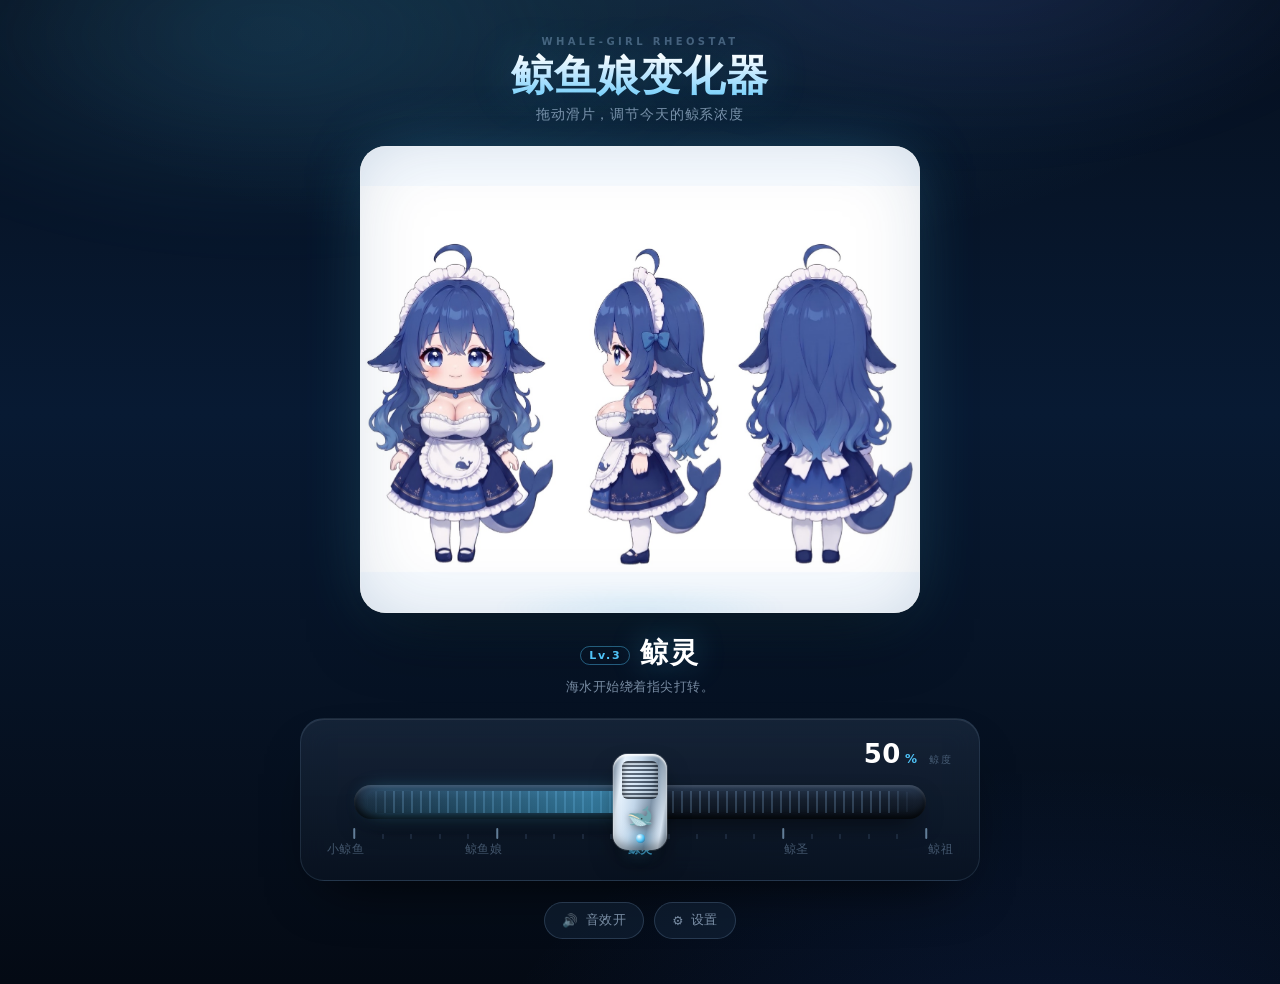
<file: index.html>
<!DOCTYPE html>
<html lang="zh-CN">
<head>
  <meta charset="UTF-8">
  <meta name="viewport" content="width=device-width, initial-scale=1.0, maximum-scale=1.0, user-scalable=no, viewport-fit=cover">
  <meta name="theme-color" content="#06101f">
  <title>鲸鱼娘变化器</title>

  <!-- PWA：可添加到主屏幕 / 全屏独立运行 -->
  <link rel="manifest" href="manifest.json">
  <link rel="apple-touch-icon" href="icons/apple-touch-icon.png">
  <link rel="icon" type="image/png" href="icons/icon-192.png">
  <meta name="mobile-web-app-capable" content="yes">
  <meta name="apple-mobile-web-app-capable" content="yes">
  <meta name="apple-mobile-web-app-status-bar-style" content="black-translucent">
  <meta name="apple-mobile-web-app-title" content="鲸鱼娘">
  <meta name="application-name" content="鲸鱼娘变化器">

  <link rel="stylesheet" href="styles.css">
</head>
<body>
  <div class="aurora" aria-hidden="true"></div>

  <main class="stage">
    <header class="masthead">
      <p class="eyebrow" id="eyebrow">WHALE‑GIRL RHEOSTAT</p>
      <h1 class="title" id="title">鲸鱼娘变化器</h1>
      <p class="subtitle" id="subtitle">拖动滑片，调节今天的鲸系浓度</p>
    </header>

    <div class="display-wrap">
      <section class="display" id="display" aria-label="鲸鱼娘形象">
      <div class="frame-stack" id="frameStack">
        <p class="empty-hint" id="emptyHint">
          把 5 张图片放进 <code>assets/aligned/</code>，命名为<br>
          <code>a.jpeg · c.jpeg · d.jpeg · g.jpeg · h.jpeg</code>
        </p>
        <!-- 主题四画面层：神临立绘 + sprite 动作图集 + 破壁，逐帧由点击推进 -->
        <div class="burst-frame" id="burstFrame" aria-hidden="true"></div>
      </div>

      <!-- 撞玻璃层：滑片一动，她就贴到玻璃上撞一下 -->
      <div class="impact" id="impact" aria-hidden="true">
        <img class="impact-frame" id="impactFrame" alt="" draggable="false">
        <div class="impact-glass" aria-hidden="true"></div>
        <div class="impact-flash" id="impactFlash" aria-hidden="true"></div>
        <svg class="impact-cracks" id="impactCracks" viewBox="0 0 200 200" aria-hidden="true" preserveAspectRatio="none">
          <g class="crack-ring">
            <path d="M100 100 L92 74 L99 52 L93 26"/>
            <path d="M100 100 L124 86 L146 92 L178 76"/>
            <path d="M100 100 L118 116 L132 142 L154 158"/>
            <path d="M100 100 L82 114 L64 112 L38 130"/>
            <path d="M100 100 L96 128 L104 152 L94 178"/>
            <path d="M100 100 L74 88 L52 66 L26 52"/>
            <path d="M99 52 L118 48 L132 28"/>
            <path d="M132 142 L150 140 L172 152"/>
            <path d="M64 112 L58 134 L42 148"/>
          </g>
          <g class="crack-web">
            <path d="M92 74 L108 70 L99 52"/>
            <path d="M124 86 L120 74 L132 28"/>
            <path d="M118 116 L124 86"/>
            <path d="M82 114 L74 88"/>
            <path d="M96 128 L82 114"/>
            <path d="M104 152 L118 158 L132 142"/>
            <path d="M64 112 L70 100 L74 88"/>
          </g>
        </svg>
      </div>

      <div class="display-glow" aria-hidden="true"></div>
      </section>
    </div>

    <div class="caption" aria-live="polite">
      <div class="caption-line">
        <span class="caption-level" id="captionLevel">Lv.3</span>
        <h2 class="caption-name" id="captionName">鲸灵</h2>
      </div>
      <p class="caption-desc" id="captionDesc">海水开始绕着指尖打转。</p>
    </div>

    <section class="rheostat" aria-label="鲸系浓度调节器">
      <div class="mode-tabs" id="modeTabs" role="tablist" aria-label="模式" hidden>
        <button class="mode-tab is-active" id="modeCup" role="tab" aria-selected="true" type="button">杯型</button>
        <button class="mode-tab" id="modeRush" role="tab" aria-selected="false" type="button">冲撞</button>
      </div>

      <!-- 主题四：第一行动作，第二行身材（按钮由 app.js 按 BURST_BODIES / BURST_SETS 生成） -->
      <div class="burst-modes" id="burstModes" role="group" aria-label="主题四动作" hidden>
        <div class="burst-row burst-row-actions" id="burstActions"></div>
        <div class="burst-row burst-row-bodies" id="burstBodies" role="group" aria-label="身材"></div>
      </div>

      <!-- 主题四：上为神临（点击推进一帧，按住 2 秒自动播放连招），下为破壁（5 种身材共用的突破次元动画） -->
      <div class="burst-pad" id="burstPad" hidden>
        <button class="burst-btn burst-btn-tap" id="burstTap" type="button">
          <span class="burst-tap-main">神临</span>
          <span class="burst-tap-sub" id="burstTapSub">神临</span>
          <span class="burst-tap-hint">（长按 2 秒自动播放）</span>
        </button>
        <button class="burst-btn burst-btn-break" id="burstBreak" type="button">
          <span class="burst-break-main">破壁</span>
          <span class="burst-break-sub">突破次元</span>
        </button>
      </div>

      <div class="meter">
        <span class="meter-value" id="meterValue">50</span>
        <span class="meter-unit">%</span>
        <span class="meter-label" id="meterLabel">鲸度</span>
      </div>

      <div class="rail-wrap">
        <div class="track" id="track">
          <div class="track-coil" aria-hidden="true"></div>
          <div class="track-fill" id="trackFill" aria-hidden="true"></div>
          <div class="track-glow" id="trackGlow" aria-hidden="true"></div>
          <div class="slider" id="slider" role="slider" tabindex="0"
               aria-valuemin="0" aria-valuemax="100" aria-valuenow="50"
               aria-valuetext="Lv.3 鲸灵" aria-label="鲸系浓度">
            <span class="slider-grooves" aria-hidden="true"></span>
            <span class="slider-emoji" aria-hidden="true">🐋</span>
            <span class="slider-cap" aria-hidden="true"></span>
          </div>
        </div>
        <div class="ticks" id="ticks" aria-hidden="true"></div>
      </div>

      <div class="grade-labels" id="gradeLabels" aria-hidden="true"></div>
    </section>

    <footer class="controls">
      <button class="ghost-btn" id="soundToggle" type="button" aria-pressed="true">
        <span id="soundIcon">🔊</span><span id="soundText">音效开</span>
      </button>
      <button class="ghost-btn" id="settingsToggle" type="button">
        <span>⚙</span><span>设置</span>
      </button>
    </footer>
  </main>

  <aside class="settings" id="settings" aria-hidden="true" aria-label="设置面板">
    <div class="settings-head">
      <h2>设置</h2>
      <button class="icon-btn" id="settingsClose" type="button" aria-label="关闭设置">✕</button>
    </div>

    <div class="settings-body">
      <fieldset class="fieldset">
        <legend>主题</legend>
        <label class="field">
          <span>展示主题</span>
          <select id="inputTheme" class="select">
            <option value="classic">主题一 · 经典滑轨（默认）</option>
            <option value="v2">主题二 · 鲸鱼娘 v2 六档</option>
            <option value="gemini">主题三 · 五档身材 A–E</option>
            <option value="burst">主题四 · 暴击展示</option>
          </select>
        </label>
      </fieldset>

      <label class="field">
        <span>标题</span>
        <input type="text" id="inputTitle" maxlength="24">
      </label>

      <label class="field">
        <span>副标题</span>
        <input type="text" id="inputSubtitle" maxlength="40">
      </label>

      <fieldset class="fieldset">
        <legend>档位名称与文案</legend>
        <div id="gradeFields" class="grade-fields"></div>
      </fieldset>

      <fieldset class="fieldset">
        <legend>主题色</legend>
        <div class="swatches" id="swatches"></div>
        <label class="field inline">
          <span>自定义</span>
          <input type="color" id="inputAccent" value="#4fc3f7">
        </label>
      </fieldset>

      <fieldset class="fieldset" id="impactField">
        <legend>撞玻璃</legend>
        <label class="field">
          <span>撞击动画</span>
          <select id="inputImpact" class="select"></select>
        </label>
        <button class="btn-ghost" id="impactPreview" type="button">试撞一下</button>
      </fieldset>

      <button class="btn-ghost" id="resetBtn" type="button">恢复默认</button>
      <button class="btn-ghost" id="checkUpdate" type="button">检查更新</button>
      <p class="build-tag">构建 <span id="buildTag">—</span></p>
    </div>
  </aside>

  <div class="scrim" id="scrim" hidden></div>

  <script src="assets/burst/sets.js"></script>
  <script src="app.js"></script>
</body>
</html>
</file>
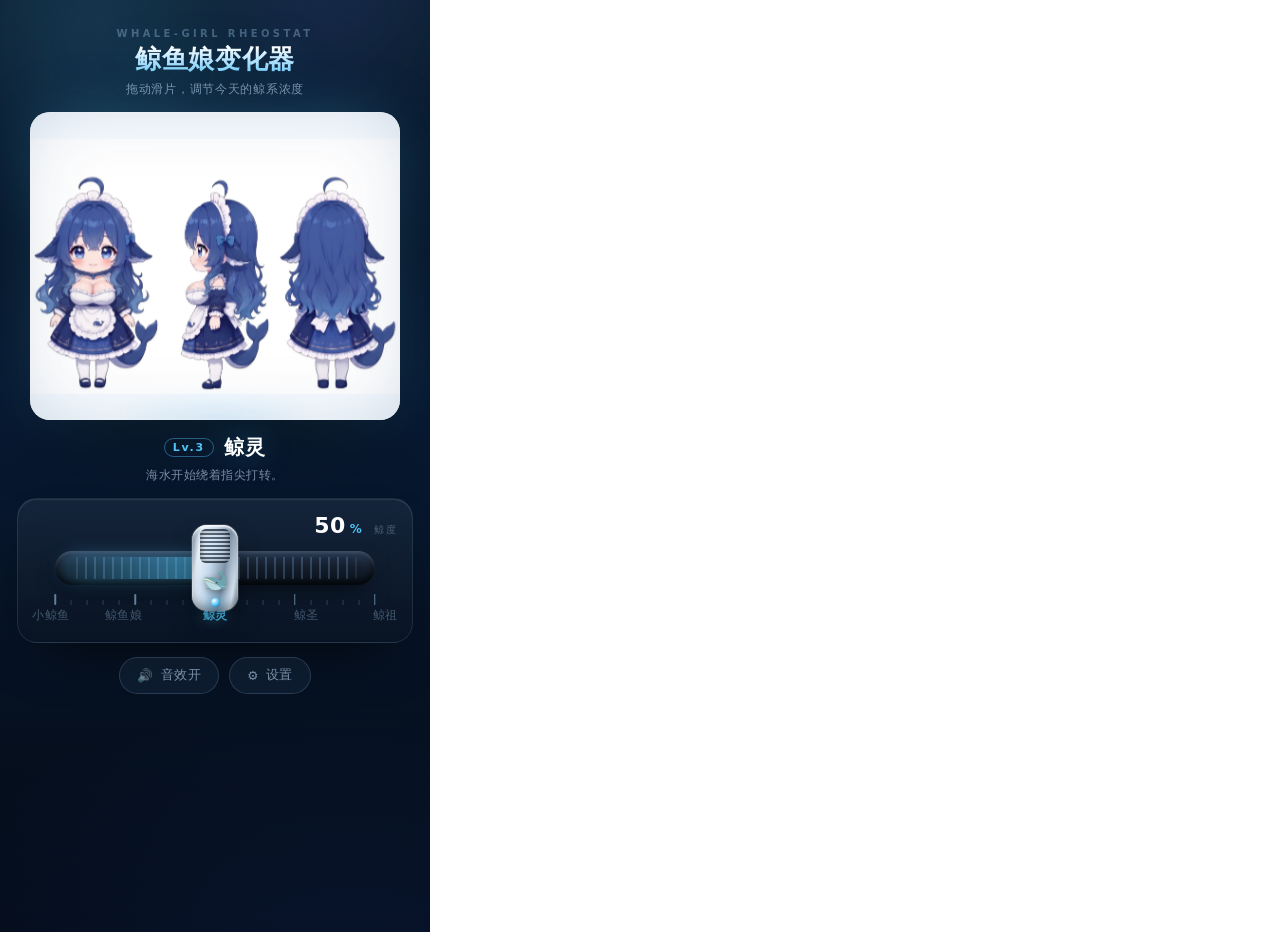
<file: tools/uitest.html>
<!doctype html>
<html><meta charset="utf-8"><title>uitest</title>
<!--
  主题三（五档身材滑轨）与主题四（暴击展示）回归脚本，
  无头 Chrome 跑，不参与线上资源。

    cd whale-girl-changer
    python3 -m http.server 8765
    "/Applications/Google Chrome.app/Contents/MacOS/Google Chrome" --headless=new \
      --disable-gpu --no-sandbox --window-size=520,1100 \
      --virtual-time-budget=60000 --dump-dom http://127.0.0.1:8765/tools/uitest.html

  结果写在 <title>（全 PASS 时 UITEST PASS），明细在 #out。
  只查 DOM/CSS 变量，不比对像素，所以素材换图不会误报。
-->
<body style="margin:0">
<iframe id="f" style="width:430px;height:932px;border:0" src="../index.html?uitest=1"></iframe>
<pre id="out"></pre>
<script>
const log = [];
const ok = (name, cond, extra) => log.push((cond ? 'PASS ' : 'FAIL ') + name + (extra ? ' :: ' + extra : ''));
const sleep = (ms) => new Promise((r) => setTimeout(r, ms));
const pointer = (w, el, type) =>
  el.dispatchEvent(new w.PointerEvent(type, { pointerId: 1, bubbles: true, isPrimary: true }));

window.addEventListener('load', () => setTimeout(run, 1200));

async function run() {
  const f = document.getElementById('f');
  const w = f.contentWindow;
  const d = f.contentDocument;
  const $ = (s) => d.querySelector(s);
  const $$ = (s) => Array.from(d.querySelectorAll(s));
  const stack = () => d.getElementById('frameStack');
  const frame = () => d.getElementById('burstFrame');
  const tap = () => d.getElementById('burstTap');
  const tapSub = () => d.getElementById('burstTapSub');
  const brk = () => d.getElementById('burstBreak');
  const card = () => $('.burst-card-figure');
  const sheetOf = () => frame().style.getPropertyValue('--sheet');
  const sheetName = () => (sheetOf().match(/burst\/([\w-]+)\.webp/) || [])[1] || sheetOf();
  const actions = () => $$('#burstActions [data-action]');
  const bodies = () => $$('#burstBodies [data-body]');
  const errors = [];

  w.addEventListener('error', (e) => errors.push('error: ' + e.message));
  const origError = w.console.error;
  w.console.error = function () {
    errors.push('console.error: ' + Array.from(arguments).join(' '));
    origError.apply(w.console, arguments);
  };

  try {
    const sel = d.getElementById('inputTheme');
    const slider = d.getElementById('slider');
    const slideFrames = () =>
      $$('#frameStack img').filter(
        (img) => !img.classList.contains('rush-figure') && !img.classList.contains('burst-card-figure')
      );
    const cardVisible = () => w.getComputedStyle(card()).display !== 'none';

    // 主题一 / 二 / 三：神临立绘必须完全隐藏，否则会盖住滑轨帧
    ok('主题一默认 5 帧', slideFrames().length === 5, String(slideFrames().length));
    ok('主题一不显示神临立绘', !cardVisible());
    ok('主题一初始 50%', slider.getAttribute('aria-valuenow') === '50', slider.getAttribute('aria-valuenow'));

    // 版本与自救入口：手机上确认是否吃到新构建
    ok('设置面板有构建号', (d.getElementById('buildTag') || {}).textContent === 'v17',
      (d.getElementById('buildTag') || {}).textContent);
    ok('设置面板有检查更新', !!d.getElementById('checkUpdate'));

    sel.value = 'v2';
    sel.dispatchEvent(new w.Event('change'));
    await sleep(600);
    ok('主题二 6 帧', slideFrames().length === 6, String(slideFrames().length));
    ok('主题二不显示神临立绘', !cardVisible());
    ok('主题二初始 100%', slider.getAttribute('aria-valuenow') === '100', slider.getAttribute('aria-valuenow'));

    // 主题三：沿用主题一逻辑，素材换成 A–E 立绘
    sel.value = 'gemini';
    sel.dispatchEvent(new w.Event('change'));
    await sleep(800);
    const geminiSrcs = slideFrames().map((img) => (img.getAttribute('src') || '').split('/').pop());
    ok('主题三 5 帧', slideFrames().length === 5, geminiSrcs.join(','));
    ok('主题三用 A–E 立绘', geminiSrcs.join(',') === 'body-a.webp,body-b.webp,body-c.webp,body-d.webp,body-e.webp');
    ok('主题三不显示神临立绘', !cardVisible());
    ok('主题三初始 50%', slider.getAttribute('aria-valuenow') === '50', slider.getAttribute('aria-valuenow'));
    ok('主题三档位 5 个', d.querySelectorAll('#gradeLabels .grade-label').length === 5,
      Array.from(d.querySelectorAll('#gradeLabels .grade-label')).map((e) => e.textContent).join('/'));

    sel.value = 'burst';
    sel.dispatchEvent(new w.Event('change'));
    await sleep(600);

    ok('动作行 6 个', actions().length === 6, actions().map((b) => b.textContent).join('/'));
    ok('身材行 5 个', bodies().length === 5, bodies().map((b) => b.textContent).join('/'));
    ok('默认神临立绘', stack().classList.contains('is-shenlin') && card().getAttribute('src').includes('body-a.webp'));
    ok('按钮文案', tap().querySelector('.burst-tap-main').textContent === '神临');
    ok('长按提示', tap().textContent.includes('长按 2 秒自动播放'));
    ok('破壁副标题', brk().querySelector('.burst-break-sub').textContent === '突破次元');
    ok('默认动作高亮连招', $('#burstActions .is-active').dataset.action === 'combo');

    // 换身材 → 立绘跟着换，仍在神临
    bodies()[1].click();
    await sleep(120);
    ok('换身材 B 立绘', card().getAttribute('src').includes('body-b.webp'));
    ok('换身材仍在神临', stack().classList.contains('is-shenlin'));

    // 选动作 → 用当前身材的图集
    actions()[0].click();
    await sleep(200);
    ok('B 走路图集', sheetName() === 'b-walk', sheetName());
    ok('进入动作图层', stack().classList.contains('is-action'));

    const pos0 = frame().style.getPropertyValue('--bx') + '/' + frame().style.getPropertyValue('--by');
    tap().click();
    await sleep(120);
    const pos1 = frame().style.getPropertyValue('--bx') + '/' + frame().style.getPropertyValue('--by');
    ok('点击推进一帧', pos0 !== pos1, pos0 + ' → ' + pos1);
    ok('副标题带连击数', /×1/.test(tapSub().textContent), tapSub().textContent);

    // 换身材 E：动作跟着换
    bodies()[4].click();
    await sleep(200);
    ok('E 走路图集', sheetName() === 'e-walk', sheetName());
    ok('E 立绘已换', card().getAttribute('src').includes('body-e.webp'));

    actions()[1].click();
    await sleep(200);
    ok('E 挥手图集', sheetName() === 'e-wave', sheetName());

    // 破壁：三支随机，放完停在末帧，副标题报难度
    brk().click();
    await sleep(1800);
    const first = sheetName();
    ok('破壁图集', /^break-[123]$/.test(first), first);
    ok('破壁方图铺满', frame().classList.contains('is-square'));
    ok('破壁副标题报难度', /破壁 · 难度 [123]/.test(tapSub().textContent), tapSub().textContent);
    const brkPos = frame().style.getPropertyValue('--bx') + '/' + frame().style.getPropertyValue('--by');
    await sleep(500);
    ok('破壁停末帧', brkPos === frame().style.getPropertyValue('--bx') + '/' + frame().style.getPropertyValue('--by') && brkPos === '100.0000%/100.0000%', brkPos);

    tap().click();
    await sleep(150);
    ok('破壁后点回神临', stack().classList.contains('is-shenlin'));

    brk().click();
    await sleep(1800);
    const second = sheetName();
    ok('破壁换了一支', /^break-[123]$/.test(second) && second !== first, first + ' → ' + second);

    tap().click();
    await sleep(150);

    const posOf = () => frame().style.getPropertyValue('--bx') + '/' + frame().style.getPropertyValue('--by');

    // 长按 2 秒：进入持续自动播放（松手不停）
    pointer(w, tap(), 'pointerdown');
    await sleep(600);
    ok('0.6 秒时还没开始自动播放', !tap().classList.contains('is-autoplay'));
    ok('长按中显示蓄力', tap().classList.contains('is-arming'));
    await sleep(1600);
    ok('2 秒后进入自动播放', tap().classList.contains('is-autoplay'));
    ok('按钮主标签变取消', tap().querySelector('.burst-tap-main').textContent === '取消');
    ok('自动播放收起长按提示',
      w.getComputedStyle(tap().querySelector('.burst-tap-hint')).display === 'none');
    ok('自动播当前动作', $('#burstActions .is-active').dataset.action === 'wave');
    pointer(w, tap(), 'pointerup');
    tap().click(); // 系统在松手后补发的 click，被 suppressClick 吃掉
    await sleep(500);
    const c1 = tapSub().textContent;
    await sleep(600);
    ok('松手后仍在自动播放', c1 !== tapSub().textContent && tap().classList.contains('is-autoplay'), c1 + ' → ' + tapSub().textContent);

    // 自动播放中可以切换任意动作 / 身材组合
    actions()[0].click();
    await sleep(250);
    ok('自动播放中切动作', sheetName() === 'e-walk' && tap().classList.contains('is-autoplay'), sheetName());
    bodies()[0].click();
    await sleep(250);
    ok('自动播放中切身材', sheetName() === 'a-walk' && tap().classList.contains('is-autoplay'), sheetName());
    const p1 = posOf();
    await sleep(400);
    ok('切换后继续自动推进', p1 !== posOf(), p1 + ' → ' + posOf());

    // 播到 30 帧以上也不脱力：自动播放不累计连击
    await sleep(3500);
    ok('自动播放不脱力', !/脱力/.test(tapSub().textContent), tapSub().textContent);
    ok('自动播放字幕报帧号', /自动播放 · 走路 · \d+\/16/.test(tapSub().textContent), tapSub().textContent);

    // 点一下结束循环，停在当前帧
    tap().click();
    await sleep(200);
    ok('点一下结束自动播放', !tap().classList.contains('is-autoplay'));
    ok('按钮恢复神临', tap().querySelector('.burst-tap-main').textContent === '神临');
    const stopped = posOf();
    await sleep(600);
    ok('取消后停在当前帧', stopped === posOf(), stopped);

    // 单次连击：30 下触发脱力
    actions()[0].click();
    await sleep(150);
    for (let i = 0; i < 30; i++) {
      tap().click();
      await sleep(30);
    }
    await sleep(1800);
    ok('单次连击 30 触发脱力', /脱力/.test(tapSub().textContent), tapSub().textContent);
    ok('脱力停在摔倒末帧', sheetName() === 'a-fall', sheetName());
    tap().click();
    await sleep(200);
    ok('点一下复活回神临', stack().classList.contains('is-shenlin'), tapSub().textContent);

    // 主题往返
    sel.value = 'classic';
    sel.dispatchEvent(new w.Event('change'));
    await sleep(500);
    ok('回主题一无报错', !d.body.classList.contains('theme-burst'));
    sel.value = 'burst';
    sel.dispatchEvent(new w.Event('change'));
    await sleep(600);
    ok('回主题四默认神临', stack().classList.contains('is-shenlin') && $('#burstBodies .is-active').dataset.body === 'a');
    ok('无 JS 报错', errors.length === 0, errors.join(' | '));
  } catch (err) {
    log.push('EXCEPTION ' + err.message + '\n' + err.stack);
  }

  document.getElementById('out').textContent = log.join('\n');
  const failed = log.filter((l) => !l.startsWith('PASS'));
  document.title = failed.length ? 'UITEST FAIL: ' + failed.join(' ;; ') : 'UITEST PASS (' + log.length + ' checks)';
}
</script>
</body></html>
</file>
<file: styles.css>
/* ============================================================
   鲸鱼娘变化器 — 滑动变阻器风格
   ============================================================ */

:root {
  --accent: #4fc3f7;
  --accent-soft: rgba(79, 195, 247, 0.18);
  --ink: #e8f4ff;
  --ink-dim: rgba(190, 215, 240, 0.62);
  --ink-faint: rgba(160, 195, 230, 0.38);
  --bg-deep: #06101f;
  --bg-mid: #081a33;
  --panel: rgba(9, 22, 40, 0.86);
  --card: #f7fbff;
  --ease: cubic-bezier(0.22, 0.61, 0.36, 1);
  --shell: min(920px, 100%);
}

*,
*::before,
*::after {
  box-sizing: border-box;
}

html {
  -webkit-text-size-adjust: 100%;
  /* 连点时禁止浏览器双击放大，页面缩放交给 viewport 锁定 */
  touch-action: manipulation;
}

/* 按钮上的文字一律不可选中、不可长按复制：手机上长按「神临」是蓄力，
   不能被系统的「选择 / 复制」菜单打断 */
button {
  -webkit-user-select: none;
  user-select: none;
  -webkit-touch-callout: none;
}

body {
  margin: 0;
  min-height: 100vh;
  min-height: 100svh;
  color: var(--ink);
  font-family: "PingFang SC", "Hiragino Sans GB", "Noto Sans SC", "Microsoft YaHei",
    system-ui, -apple-system, sans-serif;
  background:
    radial-gradient(1100px 560px at 50% -12%, rgba(79, 195, 247, 0.16), transparent 68%),
    radial-gradient(820px 480px at 82% 112%, rgba(37, 99, 235, 0.15), transparent 70%),
    linear-gradient(180deg, var(--bg-deep) 0%, var(--bg-mid) 42%, #040a14 100%);
  overflow-x: hidden;
  -webkit-font-smoothing: antialiased;
}

/* 背景极光 */
.aurora {
  position: fixed;
  inset: -20% -10% auto;
  height: 70vh;
  pointer-events: none;
  background:
    radial-gradient(42% 46% at 26% 34%, rgba(79, 195, 247, 0.14), transparent 70%),
    radial-gradient(38% 42% at 72% 22%, rgba(99, 102, 241, 0.12), transparent 72%);
  filter: blur(28px);
  animation: drift 18s var(--ease) infinite alternate;
  z-index: 0;
}

@keyframes drift {
  from { transform: translate3d(-2%, 0, 0) scale(1); }
  to   { transform: translate3d(2%, 2%, 0) scale(1.06); }
}

/* ============================================================
   布局
   ============================================================ */

.stage {
  position: relative;
  z-index: 1;
  width: var(--shell);
  margin: 0 auto;
  min-height: 100vh;
  min-height: 100svh;
  padding-top: max(clamp(20px, 4vh, 44px), env(safe-area-inset-top));
  padding-bottom: max(clamp(24px, 5vh, 48px), env(safe-area-inset-bottom));
  padding-left: max(clamp(16px, 4vw, 32px), env(safe-area-inset-left));
  padding-right: max(clamp(16px, 4vw, 32px), env(safe-area-inset-right));
  display: flex;
  flex-direction: column;
  align-items: center;
  justify-content: center;
  gap: clamp(14px, 2.4vh, 26px);
}

/* ============================================================
   标题
   ============================================================ */

.masthead {
  text-align: center;
  animation: rise 0.7s var(--ease) both;
}

.eyebrow {
  margin: 0 0 6px;
  font-size: 10px;
  letter-spacing: 0.34em;
  text-transform: uppercase;
  color: var(--ink-faint);
  font-weight: 600;
}

.title {
  margin: 0;
  font-size: clamp(26px, 4.4vw, 42px);
  line-height: 1.08;
  letter-spacing: 0.02em;
  font-weight: 800;
  background: linear-gradient(180deg, #ffffff 8%, #bfe7ff 52%, var(--accent) 130%);
  -webkit-background-clip: text;
  background-clip: text;
  color: transparent;
  text-shadow: 0 0 48px rgba(79, 195, 247, 0.22);
}

.subtitle {
  margin: 8px 0 0;
  font-size: clamp(12px, 1.5vw, 14px);
  letter-spacing: 0.06em;
  color: var(--ink-dim);
}

/* ============================================================
   形象展示
   ============================================================ */

/* 入场动画放在外层，避免与撞击震屏共用 animation 时被替换后重播 */
.display-wrap {
  width: min(400px, 66vw);
  animation: rise 0.7s 0.06s var(--ease) both;
}

.display {
  position: relative;
  width: 100%;
  aspect-ratio: 3 / 4;
  border-radius: 26px;
  background: var(--card);
  box-shadow:
    0 30px 70px -24px rgba(0, 0, 0, 0.75),
    0 0 0 1px rgba(255, 255, 255, 0.55) inset,
    0 0 70px -18px rgba(79, 195, 247, 0.42);
  overflow: hidden;
  /* 连点立绘时不触发双击缩放，也不弹系统菜单 */
  touch-action: manipulation;
  -webkit-tap-highlight-color: transparent;
  -webkit-touch-callout: none;
}

.display::after {
  content: "";
  position: absolute;
  inset: 0;
  pointer-events: none;
  border-radius: inherit;
  box-shadow: inset 0 0 90px -30px rgba(20, 60, 110, 0.28);
}

.frame-stack {
  position: absolute;
  inset: 0;
  display: grid;
  place-items: center;
  transition: filter 0.22s var(--ease), transform 0.28s var(--ease);
}

.frame-stack img {
  position: absolute;
  inset: 0;
  width: 100%;
  height: 100%;
  object-fit: cover;
  opacity: 0;
  will-change: opacity;
  user-select: none;
  -webkit-user-drag: none;
}

.display-glow {
  position: absolute;
  left: 50%;
  bottom: -16px;
  width: 70%;
  height: 40px;
  transform: translateX(-50%);
  background: radial-gradient(closest-side, var(--accent-soft), transparent 80%);
  filter: blur(10px);
  pointer-events: none;
  transition: background 0.4s var(--ease);
}

/* ============================================================
   撞玻璃层
   ============================================================ */

.impact {
  position: absolute;
  inset: 0;
  z-index: 4;
  opacity: 0;
  pointer-events: none;
  overflow: hidden;
  background: #071425;
  transition: opacity 0.16s var(--ease);
  will-change: opacity;
  --impact-bg: none;
}

.impact::before {
  content: "";
  position: absolute;
  inset: -8%;
  background-image: var(--impact-bg);
  background-size: cover;
  background-position: center;
  filter: blur(18px) saturate(1.15) brightness(0.48);
  transform: scale(1.08);
}

.display.is-impacting .impact {
  opacity: 1;
}

.impact-frame {
  position: absolute;
  inset: 0;
  width: 100%;
  height: 100%;
  object-fit: contain;
  object-position: center;
  transform: scale(1.03);
  filter: saturate(1.06) contrast(1.04) brightness(1.02);
  user-select: none;
  -webkit-user-drag: none;
}

/* 玻璃质感：高光、细纹、边缘反光 */
.impact-glass {
  position: absolute;
  inset: 0;
  background:
    linear-gradient(
      118deg,
      rgba(255, 255, 255, 0.24) 0%,
      rgba(255, 255, 255, 0) 16%,
      rgba(255, 255, 255, 0.05) 40%,
      rgba(255, 255, 255, 0) 55%,
      rgba(255, 255, 255, 0.16) 72%,
      rgba(255, 255, 255, 0) 90%
    ),
    repeating-linear-gradient(
      102deg,
      rgba(255, 255, 255, 0.05) 0 1px,
      rgba(255, 255, 255, 0) 1px 8px
    );
  box-shadow:
    inset 0 0 46px rgba(170, 220, 255, 0.26),
    inset 0 0 0 1px rgba(255, 255, 255, 0.2);
  mix-blend-mode: screen;
  opacity: 0.85;
}

.impact-glass::after {
  content: "";
  position: absolute;
  top: -20%;
  bottom: -20%;
  left: -40%;
  width: 38%;
  background: linear-gradient(
    100deg,
    rgba(255, 255, 255, 0) 0%,
    rgba(255, 255, 255, 0.32) 45%,
    rgba(255, 255, 255, 0) 100%
  );
  transform: skewX(-12deg);
  opacity: 0;
}

.display.is-hit .impact-glass::after {
  animation: glass-sweep 0.52s var(--ease) both;
}

@keyframes glass-sweep {
  0% { opacity: 0; transform: translateX(0) skewX(-12deg); }
  25% { opacity: 0.9; }
  100% { opacity: 0; transform: translateX(360%) skewX(-12deg); }
}

/* 撞击白闪 */
.impact-flash {
  position: absolute;
  inset: 0;
  background: #eaf7ff;
  opacity: 0;
  mix-blend-mode: screen;
}

.impact-flash.is-on {
  animation: impact-flash 0.4s ease-out both;
}

@keyframes impact-flash {
  0% { opacity: 0; }
  10% { opacity: calc(0.3 + 0.5 * var(--hit-strength, 0.5)); }
  100% { opacity: 0; }
}

/* 裂纹 */
.impact-cracks {
  position: absolute;
  inset: 0;
  width: 100%;
  height: 100%;
  fill: none;
  stroke: rgba(226, 248, 255, 0.9);
  stroke-width: 1.1;
  stroke-linecap: round;
  stroke-linejoin: round;
  filter:
    drop-shadow(0 0 5px rgba(160, 226, 255, 0.8))
    drop-shadow(0 0 12px rgba(120, 200, 255, 0.36));
  mix-blend-mode: screen;
  opacity: 0;
}

.impact-cracks .crack-ring {
  stroke-width: 1.35;
}

.impact-cracks .crack-web path {
  stroke-width: 0.7;
  opacity: 0.72;
}

.impact-cracks.is-on {
  animation: crack-in calc(1.1s - 0.36s * var(--hit-strength, 0.5)) cubic-bezier(0.2, 0.72, 0.3, 1) both;
}

@keyframes crack-in {
  0% { opacity: 0; transform: scale(0.7); }
  16% { opacity: 1; transform: scale(1); }
  58% { opacity: 0.88; }
  100% { opacity: 0; transform: scale(1.02); }
}

/* 撞击瞬间：整个展示框被撞得抖一下，立绘向后退缩 */
.display.is-hit {
  animation: impact-shake 0.44s cubic-bezier(0.36, 0.07, 0.19, 0.97) both;
}

@keyframes impact-shake {
  0% { transform: translate3d(0, 0, 0) rotate(0); }
  10% { transform: translate3d(calc(var(--shake, 6) * -1px), calc(var(--shake, 6) * 0.4px), 0) rotate(-0.4deg); }
  26% { transform: translate3d(calc(var(--shake, 6) * 0.8px), calc(var(--shake, 6) * -0.5px), 0) rotate(0.32deg); }
  42% { transform: translate3d(calc(var(--shake, 6) * -0.45px), calc(var(--shake, 6) * 0.25px), 0) rotate(-0.16deg); }
  60% { transform: translate3d(calc(var(--shake, 6) * 0.22px), 0, 0) rotate(0.08deg); }
  100% { transform: translate3d(0, 0, 0) rotate(0); }
}

.display.is-impacting .frame-stack {
  filter: blur(2.2px) brightness(0.8);
  transform: scale(0.958);
}

@media (prefers-reduced-motion: reduce) {
  .display.is-hit,
  .display.is-hit .impact-glass::after,
  .impact-flash.is-on,
  .impact-cracks.is-on {
    animation: none;
  }

  .impact-cracks.is-on {
    opacity: 0.7;
  }
}

.empty-hint {
  position: relative;
  z-index: 2;
  margin: 0;
  padding: 0 24px;
  text-align: center;
  font-size: 12px;
  line-height: 2;
  color: #5d7a99;
}

.empty-hint code {
  padding: 2px 6px;
  border-radius: 5px;
  background: rgba(20, 60, 110, 0.08);
  font-family: "SF Mono", ui-monospace, Menlo, monospace;
  font-size: 11px;
  color: #2f6fa8;
}

/* ============================================================
   档位文案
   ============================================================ */

.caption {
  min-height: 52px;
  text-align: center;
  animation: rise 0.7s 0.12s var(--ease) both;
}

.caption-line {
  display: inline-flex;
  align-items: baseline;
  gap: 10px;
}

.caption-level {
  font-size: 11px;
  font-weight: 700;
  letter-spacing: 0.16em;
  color: var(--accent);
  padding: 2px 8px;
  border: 1px solid color-mix(in srgb, var(--accent) 42%, transparent);
  border-radius: 999px;
  transform: translateY(-3px);
  transition: color 0.3s var(--ease), border-color 0.3s var(--ease);
}

.caption-name {
  margin: 0;
  font-size: clamp(20px, 3vw, 28px);
  font-weight: 800;
  letter-spacing: 0.06em;
  color: #ffffff;
  text-shadow: 0 0 30px rgba(79, 195, 247, 0.35);
  transition: color 0.3s var(--ease);
}

.caption-desc {
  margin: 6px 0 0;
  font-size: clamp(12px, 1.4vw, 13px);
  letter-spacing: 0.04em;
  color: var(--ink-dim);
  transition: opacity 0.25s var(--ease);
}

.caption-desc.is-swapping {
  opacity: 0;
}

/* ============================================================
   变阻器
   ============================================================ */

.rheostat {
  width: min(680px, 86vw);
  padding: 22px 26px 18px;
  border-radius: 24px;
  background:
    linear-gradient(180deg, rgba(30, 46, 68, 0.62), rgba(10, 20, 34, 0.72));
  border: 1px solid rgba(140, 180, 220, 0.14);
  box-shadow:
    0 26px 60px -30px rgba(0, 0, 0, 0.9),
    inset 0 1px 0 rgba(255, 255, 255, 0.09);
  backdrop-filter: blur(14px);
  animation: rise 0.7s 0.18s var(--ease) both;
}

.meter {
  display: flex;
  align-items: baseline;
  justify-content: flex-end;
  gap: 4px;
  height: 30px;
  margin-bottom: 14px;
  font-variant-numeric: tabular-nums;
}

.meter-value {
  font-size: 26px;
  font-weight: 700;
  line-height: 1;
  color: #ffffff;
  letter-spacing: 0.02em;
  transition: color 0.3s var(--ease);
}

.meter-unit {
  font-size: 12px;
  font-weight: 600;
  color: var(--accent);
}

.meter-label {
  margin-left: 8px;
  font-size: 10px;
  letter-spacing: 0.2em;
  color: var(--ink-faint);
}

.rail-wrap {
  position: relative;
  width: 100%;
  padding: 0 27px;
}

.track {
  position: relative;
  height: 34px;
  border-radius: 17px;
  background: linear-gradient(180deg, #2b3d56, #16202f 46%, #0b131d);
  box-shadow:
    inset 0 2px 3px rgba(255, 255, 255, 0.12),
    inset 0 -4px 7px rgba(0, 0, 0, 0.72),
    0 10px 26px -10px rgba(0, 0, 0, 0.9);
  cursor: pointer;
  touch-action: none;
}

.track-coil {
  position: absolute;
  inset: 6px 12px;
  border-radius: 11px;
  background: repeating-linear-gradient(
    90deg,
    rgba(130, 170, 210, 0.26) 0 2px,
    rgba(8, 14, 24, 0.12) 2px 9px
  );
  -webkit-mask-image: linear-gradient(90deg, transparent, #000 5%, #000 95%, transparent);
  mask-image: linear-gradient(90deg, transparent, #000 5%, #000 95%, transparent);
  pointer-events: none;
}

.track-fill {
  position: absolute;
  top: 6px;
  bottom: 6px;
  left: 12px;
  width: 0;
  border-radius: 11px;
  background: linear-gradient(90deg, color-mix(in srgb, var(--accent) 12%, transparent), color-mix(in srgb, var(--accent) 62%, transparent));
  box-shadow: 0 0 20px color-mix(in srgb, var(--accent) 40%, transparent);
  pointer-events: none;
}

.track-glow {
  position: absolute;
  top: 50%;
  left: 0;
  width: 70px;
  height: 70px;
  transform: translate(-50%, -50%);
  background: radial-gradient(closest-side, color-mix(in srgb, var(--accent) 34%, transparent), transparent 72%);
  filter: blur(6px);
  pointer-events: none;
  opacity: 0.9;
}

/* 滑片 */
.slider {
  position: absolute;
  top: 50%;
  left: 50%;
  width: 54px;
  height: 96px;
  transform: translate(-50%, -50%);
  border-radius: 15px;
  display: flex;
  flex-direction: column;
  align-items: center;
  justify-content: center;
  gap: 7px;
  background: linear-gradient(
    100deg,
    #7c93ab 0%,
    #eaf5ff 18%,
    #c3d7ea 42%,
    #7e93a8 66%,
    #dbe9f7 86%,
    #6f849a 100%
  );
  box-shadow:
    0 14px 28px -8px rgba(0, 0, 0, 0.72),
    inset 0 2px 2px rgba(255, 255, 255, 0.85),
    inset 0 -5px 9px rgba(0, 0, 0, 0.34),
    0 0 0 1px rgba(255, 255, 255, 0.16);
  cursor: grab;
  touch-action: none;
  outline: none;
  z-index: 3;
}

.slider:active {
  cursor: grabbing;
}

.slider:focus-visible {
  box-shadow:
    0 14px 28px -8px rgba(0, 0, 0, 0.72),
    inset 0 2px 2px rgba(255, 255, 255, 0.85),
    inset 0 -5px 9px rgba(0, 0, 0, 0.34),
    0 0 0 3px color-mix(in srgb, var(--accent) 62%, transparent),
    0 0 26px color-mix(in srgb, var(--accent) 48%, transparent);
}

.slider-grooves {
  width: 36px;
  height: 38px;
  border-radius: 6px;
  background: repeating-linear-gradient(
    180deg,
    rgba(18, 30, 46, 0.62) 0 2px,
    rgba(226, 240, 252, 0.5) 2px 4px
  );
  box-shadow: inset 0 0 7px rgba(0, 0, 0, 0.55);
}

.slider-emoji {
  font-size: 21px;
  line-height: 1;
  filter: drop-shadow(0 2px 3px rgba(0, 0, 0, 0.35));
}

.slider-cap {
  width: 9px;
  height: 9px;
  border-radius: 50%;
  background: radial-gradient(circle at 34% 30%, #ffffff, var(--accent) 52%, #144a72);
  box-shadow: 0 0 12px var(--accent);
}

/* 刻度 */
.ticks {
  position: relative;
  height: 13px;
  margin-top: 7px;
}

.tick {
  position: absolute;
  bottom: 0;
  width: 1px;
  height: 5px;
  transform: translateX(-50%);
  background: rgba(150, 190, 230, 0.26);
  border-radius: 1px;
}

.tick.major {
  height: 11px;
  width: 1.5px;
  background: rgba(170, 210, 245, 0.56);
}

/* 档位标签 */
.grade-labels {
  position: relative;
  height: 20px;
  margin-top: 3px;
  padding: 0 27px;
}

.grade-label {
  position: absolute;
  top: 0;
  transform: translateX(-50%);
  font-size: 11.5px;
  letter-spacing: 0.04em;
  color: var(--ink-faint);
  white-space: nowrap;
  transition: color 0.25s var(--ease), text-shadow 0.25s var(--ease), opacity 0.25s;
  pointer-events: none;
}

.grade-label.is-first { transform: translateX(0); }
.grade-label.is-last  { transform: translateX(-100%); }

.grade-label.is-active {
  color: var(--accent);
  text-shadow: 0 0 14px color-mix(in srgb, var(--accent) 60%, transparent);
  font-weight: 600;
}

/* ============================================================
   底部按钮
   ============================================================ */

.controls {
  display: flex;
  gap: 10px;
  animation: rise 0.7s 0.24s var(--ease) both;
}

.ghost-btn {
  display: inline-flex;
  align-items: center;
  gap: 7px;
  padding: 9px 17px;
  border-radius: 999px;
  border: 1px solid rgba(150, 190, 230, 0.2);
  background: rgba(20, 38, 60, 0.5);
  color: var(--ink-dim);
  font-size: 12.5px;
  font-family: inherit;
  letter-spacing: 0.04em;
  cursor: pointer;
  transition: color 0.2s, border-color 0.2s, background 0.2s, transform 0.15s;
  -webkit-tap-highlight-color: transparent;
}

.ghost-btn:hover {
  color: var(--ink);
  border-color: color-mix(in srgb, var(--accent) 55%, transparent);
  background: rgba(28, 52, 82, 0.6);
}

.ghost-btn:active {
  transform: scale(0.97);
}

.ghost-btn:focus-visible {
  outline: 2px solid var(--accent);
  outline-offset: 2px;
}

/* ============================================================
   设置面板
   ============================================================ */

.settings {
  position: fixed;
  top: 0;
  right: 0;
  z-index: 30;
  width: min(400px, 100vw);
  height: 100dvh;
  display: flex;
  flex-direction: column;
  background: var(--panel);
  border-left: 1px solid rgba(150, 190, 230, 0.16);
  box-shadow: -30px 0 80px -30px rgba(0, 0, 0, 0.9);
  backdrop-filter: blur(24px);
  transform: translateX(102%);
  transition: transform 0.34s var(--ease);
  visibility: hidden;
}

.settings.is-open {
  transform: translateX(0);
  visibility: visible;
}

.settings-head {
  display: flex;
  align-items: center;
  justify-content: space-between;
  padding: 20px 22px 16px;
  border-bottom: 1px solid rgba(150, 190, 230, 0.12);
}

.settings-head h2 {
  margin: 0;
  font-size: 16px;
  font-weight: 700;
  letter-spacing: 0.08em;
}

.icon-btn {
  width: 34px;
  height: 34px;
  display: grid;
  place-items: center;
  border: none;
  border-radius: 50%;
  background: rgba(255, 255, 255, 0.06);
  color: var(--ink-dim);
  font-size: 15px;
  cursor: pointer;
  transition: background 0.2s, color 0.2s;
}

.icon-btn:hover {
  background: rgba(255, 255, 255, 0.12);
  color: var(--ink);
}

.settings-body {
  flex: 1;
  overflow-y: auto;
  padding: 20px 22px calc(28px + env(safe-area-inset-bottom));
  display: flex;
  flex-direction: column;
  gap: 18px;
  overscroll-behavior: contain;
}

.field {
  display: flex;
  flex-direction: column;
  gap: 7px;
  font-size: 12px;
  color: var(--ink-dim);
}

.field.inline {
  flex-direction: row;
  align-items: center;
  justify-content: space-between;
}

.field input[type="text"] {
  width: 100%;
  padding: 10px 12px;
  border-radius: 10px;
  border: 1px solid rgba(150, 190, 230, 0.18);
  background: rgba(6, 16, 31, 0.6);
  color: var(--ink);
  font-size: 13px;
  font-family: inherit;
  transition: border-color 0.2s, box-shadow 0.2s;
}

.field input[type="text"]:focus {
  outline: none;
  border-color: var(--accent);
  box-shadow: 0 0 0 3px color-mix(in srgb, var(--accent) 22%, transparent);
}

.field input[type="color"] {
  width: 42px;
  height: 30px;
  padding: 2px;
  border: 1px solid rgba(150, 190, 230, 0.22);
  border-radius: 8px;
  background: transparent;
  cursor: pointer;
}

.field select {
  width: 100%;
  padding: 10px 34px 10px 12px;
  border-radius: 10px;
  border: 1px solid rgba(150, 190, 230, 0.18);
  background-color: rgba(6, 16, 31, 0.6);
  background-image:
    linear-gradient(45deg, transparent 50%, rgba(190, 215, 240, 0.72) 50%),
    linear-gradient(135deg, rgba(190, 215, 240, 0.72) 50%, transparent 50%);
  background-position:
    calc(100% - 17px) calc(50% - 2px),
    calc(100% - 12px) calc(50% - 2px);
  background-size: 5px 5px, 5px 5px;
  background-repeat: no-repeat;
  color: var(--ink);
  font-size: 13px;
  font-family: inherit;
  appearance: none;
  cursor: pointer;
  transition: border-color 0.2s, box-shadow 0.2s;
}

.field select:focus {
  outline: none;
  border-color: var(--accent);
  box-shadow: 0 0 0 3px color-mix(in srgb, var(--accent) 22%, transparent);
}

.fieldset {
  margin: 0;
  padding: 15px 14px 14px;
  border: 1px solid rgba(150, 190, 230, 0.14);
  border-radius: 14px;
  display: flex;
  flex-direction: column;
  gap: 12px;
}

.fieldset legend {
  padding: 0 7px;
  font-size: 11px;
  letter-spacing: 0.14em;
  color: var(--ink-faint);
}

.grade-fields {
  display: flex;
  flex-direction: column;
  gap: 13px;
}

.grade-field {
  display: flex;
  flex-direction: column;
  gap: 6px;
}

.grade-field-head {
  display: flex;
  align-items: center;
  gap: 8px;
  font-size: 11px;
  color: var(--ink-faint);
  letter-spacing: 0.1em;
}

.grade-field input {
  width: 100%;
  padding: 8px 10px;
  border-radius: 9px;
  border: 1px solid rgba(150, 190, 230, 0.16);
  background: rgba(6, 16, 31, 0.55);
  color: var(--ink);
  font-size: 12.5px;
  font-family: inherit;
  transition: border-color 0.2s, box-shadow 0.2s;
}

.grade-field input:focus {
  outline: none;
  border-color: var(--accent);
  box-shadow: 0 0 0 3px color-mix(in srgb, var(--accent) 20%, transparent);
}

.swatches {
  display: flex;
  gap: 9px;
  flex-wrap: wrap;
}

.swatch {
  width: 26px;
  height: 26px;
  border-radius: 50%;
  border: 2px solid transparent;
  cursor: pointer;
  padding: 0;
  transition: transform 0.15s, border-color 0.15s;
}

.swatch:hover {
  transform: scale(1.12);
}

.swatch.is-active {
  border-color: #ffffff;
  box-shadow: 0 0 0 2px rgba(255, 255, 255, 0.22);
}

.btn-ghost {
  padding: 11px 16px;
  border-radius: 11px;
  border: 1px solid rgba(150, 190, 230, 0.2);
  background: rgba(255, 255, 255, 0.04);
  color: var(--ink-dim);
  font-size: 13px;
  font-family: inherit;
  letter-spacing: 0.04em;
  cursor: pointer;
  transition: background 0.2s, color 0.2s, border-color 0.2s;
}

.btn-ghost:hover {
  background: rgba(255, 255, 255, 0.08);
  color: var(--ink);
  border-color: color-mix(in srgb, var(--accent) 48%, transparent);
}

.btn-ghost[disabled] {
  opacity: 0.6;
  cursor: default;
}

/* 设置面板底部：构建号（手机上用它确认是不是新版本） */
.build-tag {
  margin: 2px 0 0;
  font-size: 11px;
  font-variant-numeric: tabular-nums;
  letter-spacing: 0.08em;
  color: var(--ink-faint, rgba(160, 195, 230, 0.38));
}

.scrim {
  position: fixed;
  inset: 0;
  z-index: 20;
  background: rgba(2, 8, 16, 0.55);
  backdrop-filter: blur(2px);
  animation: fade 0.3s var(--ease) both;
}

/* ============================================================
   动画
   ============================================================ */

@keyframes rise {
  from { opacity: 0; transform: translateY(14px); }
  to   { opacity: 1; transform: translateY(0); }
}

@keyframes fade {
  from { opacity: 0; }
  to   { opacity: 1; }
}

@media (prefers-reduced-motion: reduce) {
  *,
  *::before,
  *::after {
    animation-duration: 0.01ms !important;
    animation-iteration-count: 1 !important;
    transition-duration: 0.01ms !important;
  }
}

/* ============================================================
   响应式
   ============================================================ */

@media (max-width: 720px) {
  .stage {
    justify-content: flex-start;
    padding-top: max(clamp(18px, 3vh, 28px), env(safe-area-inset-top));
    padding-bottom: max(24px, env(safe-area-inset-bottom));
    gap: 14px;
  }

  .display-wrap {
    width: min(340px, 80vw);
  }

  .display {
    border-radius: 20px;
  }

  .rheostat {
    width: 92vw;
    padding: 16px 14px 14px;
    border-radius: 20px;
  }

  .rail-wrap {
    padding: 0 23px;
  }

  .grade-labels {
    padding: 0 23px;
  }

  .slider {
    width: 46px;
    height: 86px;
  }

  .slider-grooves {
    width: 30px;
    height: 34px;
  }

  .meter {
    margin-bottom: 10px;
    height: 26px;
  }

  .meter-value {
    font-size: 22px;
  }

  .settings {
    width: 100vw;
  }

  .caption {
    min-height: 48px;
  }

  /* iOS 在聚焦字号 <16px 的输入控件时会自动放大整个页面，这里统一提到 16px */
  .field input[type="text"],
  .field select,
  .field textarea {
    font-size: 16px;
  }
}

@media (max-width: 380px) {
  .grade-label {
    font-size: 10px;
  }

  .rail-wrap,
  .grade-labels {
    padding: 0 19px;
  }

  .slider {
    width: 42px;
    height: 80px;
  }
}

@media (max-height: 620px) and (orientation: landscape) {
  .stage {
    gap: 10px;
    padding-block: 14px;
  }

  .display-wrap {
    width: min(240px, 34vw);
  }

  .title {
    font-size: 22px;
  }

  .subtitle {
    display: none;
  }

  .rheostat {
    padding: 12px 18px 10px;
  }
}

/* ============================================================
   模式切换（杯型 / 冲撞）
   ============================================================ */

.mode-tabs {
  display: flex;
  gap: 6px;
  margin-bottom: 12px;
}

.mode-tab {
  font: inherit;
  padding: 7px 18px;
  border-radius: 999px;
  border: 1px solid rgba(140, 180, 220, 0.2);
  background: rgba(16, 28, 44, 0.5);
  color: var(--ink-dim);
  font-size: 12px;
  font-weight: 700;
  letter-spacing: 0.12em;
  cursor: pointer;
  transition: color 0.25s var(--ease), background 0.25s var(--ease), border-color 0.25s var(--ease);
}

.mode-tab:hover {
  color: #ffffff;
}

.mode-tab:focus-visible {
  outline: 2px solid var(--accent);
  outline-offset: 2px;
}

.mode-tab.is-active {
  color: #04101d;
  background: var(--accent);
  border-color: var(--accent);
  box-shadow: 0 6px 18px -6px var(--accent-soft);
}

/* ============================================================
   冲撞模式
   ============================================================ */

/* 贴脸推近：立绘随滑条位置放大冲向观众，以脚部为轴 */
body.is-rush .frame-stack {
  transform: scale(var(--rush-scale, 1));
  transform-origin: 50% 85%;
}

/* 撞击瞬间整体后缩时保留贴脸比例，避免猛然弹回原大小 */
body.is-rush .display.is-impacting .frame-stack {
  transform: scale(calc(var(--rush-scale, 1) * 0.958));
}

/* 冲撞模式下档位名不再表达含义，弱化处理 */
body.is-rush .grade-labels {
  opacity: 0.22;
}

/* 撞得越狠，裂纹越粗 */
body.is-rush .impact-cracks {
  stroke-width: calc(0.9 + 1.3 * var(--hit-strength, 0.5));
}

/* ============================================================
   主题切换（主题一 · 经典滑轨 / 主题二 · v2 六档 / 主题三 · 五档身材 / 主题四 · 暴击展示）
   ============================================================ */

/* hidden 属性优先于组件自身的 display */
[hidden] {
  display: none !important;
}

/* 主题四：隐藏滑轨，只留暴击按钮与固定立绘 */
body.theme-burst .meter,
body.theme-burst .rail-wrap,
body.theme-burst .grade-labels {
  display: none;
}

body.theme-burst .rheostat {
  display: flex;
  flex-direction: column;
  align-items: center;
  gap: 12px;
  padding: 18px 26px;
}

body.theme-burst .display {
  cursor: pointer;
  /* 主题四的立绘是抠过底的透明图，白卡会显得突兀；
     深蓝渐变让角色从画面里浮出来，破壁满幅图也不留白边 */
  background: radial-gradient(120% 85% at 50% 12%, #14263c 0%, #0c1626 58%, #080f1a 100%);
}

/* 主题四：动作行 + 身材行 */
.burst-modes {
  display: flex;
  flex-direction: column;
  gap: 8px;
  align-items: center;
}

.burst-modes[hidden] {
  display: none;
}

.burst-row {
  display: flex;
  gap: 8px;
  flex-wrap: wrap;
  justify-content: center;
}

.burst-row[hidden] {
  display: none;
}

/* 身材行是次要层级：更小、更淡，选中才亮起来 */
.burst-row-bodies {
  display: grid;
  grid-template-columns: repeat(5, minmax(0, 1fr));
  gap: 6px;
  width: 100%;
  max-width: 440px;
}

.burst-row-bodies .burst-mode {
  padding: 7px 2px;
  font-size: 12px;
  text-align: center;
  white-space: nowrap;
}

/* 动作行固定 6 等分：标签都是两个字，平分比自然换行更整齐 */
.burst-row-actions {
  display: grid;
  grid-template-columns: repeat(6, minmax(0, 1fr));
  gap: 6px;
  width: 100%;
  max-width: 440px;
}

.burst-row-actions .burst-mode {
  padding: 10px 2px;
  font-size: 12px;
  text-align: center;
  white-space: nowrap;
}

@media (max-width: 380px) {
  .burst-row-actions .burst-mode {
    padding: 9px 1px;
    font-size: 11px;
    letter-spacing: 0;
  }
}

.burst-mode {
  font: inherit;
  padding: 9px 15px;
  border-radius: 999px;
  border: 1px solid rgba(255, 255, 255, 0.16);
  background: rgba(255, 255, 255, 0.04);
  color: rgba(255, 255, 255, 0.7);
  font-size: 12px;
  font-weight: 600;
  cursor: pointer;
  transition: color 0.18s var(--ease), background 0.18s var(--ease), border-color 0.18s var(--ease);
  -webkit-tap-highlight-color: transparent;
  touch-action: manipulation;
}

.burst-mode:hover {
  color: #ffffff;
}

.burst-mode:focus-visible {
  outline: 2px solid var(--accent);
  outline-offset: 2px;
}

.burst-mode.is-active {
  color: #04101d;
  background: var(--accent);
  border-color: var(--accent);
}

.burst-mode.is-card {
  padding: 6px 12px;
  font-size: 11px;
  letter-spacing: 0.04em;
  border-color: rgba(255, 255, 255, 0.12);
  background: transparent;
  color: rgba(255, 255, 255, 0.52);
}

.burst-mode.is-card.is-active {
  color: var(--accent);
  background: color-mix(in srgb, var(--accent) 16%, transparent);
  border-color: color-mix(in srgb, var(--accent) 55%, transparent);
}

/* 主题四：「神临」推进一帧（长按自动连播），下方「破壁」播突破次元 */
.burst-pad {
  display: flex;
  flex-direction: column;
  gap: 8px;
  width: min(260px, 74vw);
}

.burst-pad[hidden] {
  display: none;
}

.burst-btn {
  font: inherit;
  display: flex;
  flex-direction: column;
  align-items: center;
  justify-content: center;
  gap: 2px;
  padding: 10px 20px;
  border-radius: 18px;
  border: 1px solid color-mix(in srgb, var(--accent) 55%, transparent);
  background:
    linear-gradient(
      135deg,
      color-mix(in srgb, var(--accent) 26%, transparent),
      color-mix(in srgb, var(--accent) 8%, transparent)
    );
  color: #ffffff;
  cursor: pointer;
  box-shadow:
    0 12px 32px -14px color-mix(in srgb, var(--accent) 70%, transparent),
    inset 0 1px 0 rgba(255, 255, 255, 0.14);
  transition: transform 0.15s var(--ease), box-shadow 0.2s var(--ease),
    border-color 0.2s var(--ease), background 0.2s var(--ease);
  -webkit-tap-highlight-color: transparent;
  -webkit-touch-callout: none;
  touch-action: manipulation;
  user-select: none;
}

.burst-tap-main {
  font-size: 15px;
  font-weight: 800;
  letter-spacing: 0.16em;
}

.burst-tap-sub {
  display: inline-block;
  font-size: 12px;
  font-weight: 700;
  letter-spacing: 0.08em;
  font-variant-numeric: tabular-nums;
  color: color-mix(in srgb, var(--accent) 72%, #ffffff);
}

.burst-hold-main,
.burst-break-main {
  font-size: 13px;
  font-weight: 700;
  letter-spacing: 0.14em;
  color: rgba(255, 255, 255, 0.82);
}

.burst-hold-sub,
.burst-break-sub {
  font-size: 11px;
  letter-spacing: 0.04em;
  color: rgba(255, 255, 255, 0.5);
}

/* 长按提示：2 秒蓄力，给一条走完才自动播放的进度条 */
.burst-tap-hint {
  position: relative;
  padding-bottom: 3px;
  font-size: 10px;
  letter-spacing: 0.02em;
  color: rgba(255, 255, 255, 0.42);
}

.burst-tap-hint::after {
  content: '';
  position: absolute;
  left: 0;
  bottom: 0;
  width: 0;
  height: 2px;
  border-radius: 2px;
  background: var(--accent);
}

.burst-btn.is-arming .burst-tap-hint {
  color: color-mix(in srgb, var(--accent) 78%, #ffffff);
}

.burst-btn.is-arming .burst-tap-hint::after {
  animation: burst-charge 2s linear forwards;
}

@keyframes burst-charge {
  from { width: 0; }
  to { width: 100%; }
}

/* 破壁那半暗一档：神临才是主操作 */
.burst-btn-break {
  padding: 8px 20px;
  border-radius: 14px;
  border-color: rgba(255, 255, 255, 0.18);
  background: rgba(255, 255, 255, 0.05);
  box-shadow: none;
}

.burst-btn:hover {
  transform: translateY(-1px);
  box-shadow:
    0 16px 38px -14px color-mix(in srgb, var(--accent) 80%, transparent),
    inset 0 1px 0 rgba(255, 255, 255, 0.18);
}

.burst-btn-break:hover {
  box-shadow: none;
  border-color: rgba(255, 255, 255, 0.3);
}

.burst-btn:active {
  transform: scale(0.96);
}

/* 自动播放中：红底玻璃，主标签变「取消」，长按提示收起 */
.burst-btn.is-autoplay {
  border-color: rgba(255, 108, 108, 0.55);
  background:
    linear-gradient(135deg, rgba(255, 82, 82, 0.34), rgba(255, 132, 96, 0.12)),
    rgba(255, 70, 70, 0.08);
  box-shadow:
    0 12px 34px -14px rgba(255, 72, 72, 0.62),
    inset 0 1px 0 rgba(255, 226, 226, 0.24);
}

.burst-btn.is-autoplay:hover {
  box-shadow:
    0 14px 36px -14px rgba(255, 72, 72, 0.72),
    inset 0 1px 0 rgba(255, 226, 226, 0.28);
}

.burst-btn.is-autoplay .burst-tap-main {
  color: #ffe2e2;
  letter-spacing: 0.24em;
}

.burst-btn.is-autoplay .burst-tap-sub {
  color: rgba(255, 214, 214, 0.86);
}

.burst-btn.is-autoplay .burst-tap-hint {
  display: none;
}

.burst-btn:focus-visible {
  outline: 2px solid var(--accent);
  outline-offset: 3px;
}

/* 播放中：按钮持续高亮 + 脉冲，让点击反馈不只发生在展示区 */
.burst-btn.is-firing {
  color: var(--accent);
  border-color: var(--accent);
  box-shadow:
    0 0 0 3px color-mix(in srgb, var(--accent) 42%, transparent),
    0 0 36px color-mix(in srgb, var(--accent) 88%, transparent);
  animation: burst-btn-pulse 0.48s var(--ease);
}

@keyframes burst-btn-pulse {
  0% { transform: scale(1); }
  30% { transform: scale(0.9); }
  62% { transform: scale(1.04); }
  100% { transform: scale(1); }
}

/* 档位跳字：从人物身上移到「神临」按钮的副标题，不挡脸 */
.burst-tap-sub.is-pop {
  animation: burst-sub-pop 0.22s var(--ease);
}

@keyframes burst-sub-pop {
  0% { transform: scale(0.72); }
  55% { transform: scale(1.14); }
  100% { transform: scale(1); }
}

/* 斩杀档：副标题转金色 */
.burst-btn.is-break .burst-tap-sub {
  color: #ffe083;
  text-shadow:
    0 0 12px rgba(255, 196, 64, 0.85),
    0 0 26px rgba(255, 140, 60, 0.5);
}

/* 主题四：动作帧。网格（4×2 / 4×4 / 3×3）与帧宽高比来自 sets.js，
   写进 --bw/--bh/--bx/--by/--ar。按高度铺满展示区，换帧只改 background-position */
.burst-frame {
  position: absolute;
  left: 50%;
  top: 50%;
  height: 100%;
  width: auto;
  aspect-ratio: var(--ar, 1);
  transform: translate(-50%, -50%);
  background-image: var(--sheet, none);
  background-repeat: no-repeat;
  background-size: var(--bw, 400%) var(--bh, 200%);
  background-position: var(--bx, 0%) var(--by, 0%);
  pointer-events: none;
  user-select: none;
  display: none;
}

/* 这两层只服务主题四（原主题三）：必须挂 body.theme-burst，
   否则主题一/二（以及新的主题三）会被神临立绘盖住 */
body.theme-burst .frame-stack.is-action .burst-frame {
  display: block;
}

/* 主题四：神临立绘（当前身材的静止图）。窄长图用 contain，
   高度只占 96%，上方留出呼吸空间，不裁头发和脚。 */
.frame-stack .burst-card-figure {
  position: absolute;
  left: 0;
  right: 0;
  top: 2%;
  width: 100%;
  height: 96%;
  object-fit: contain;
  object-position: 50% 50%;
  opacity: 1;
  display: none;
  pointer-events: none;
  user-select: none;
  -webkit-user-drag: none;
}

body.theme-burst .frame-stack.is-shenlin .burst-card-figure {
  display: block;
}

/* 破壁是满幅方图（414×413）：按宽度铺满，剩下的高度留在上下，
   两侧的碎玻璃和手不会被裁掉。 */
.frame-stack .burst-frame.is-square {
  height: auto;
  width: 100%;
}

@media (prefers-reduced-motion: reduce) {
  .burst-tap-sub.is-pop {
    animation: none;
  }
}

/* ============================================================
   主题一（默认）：完整还原 v1「鲸鱼娘变化器」
   经典 5 档是三视图横图，展示区 6:5 且完整显示、不裁切
   主题三沿用同一套滑轨布局（素材换成 A–E 立绘）
   ============================================================ */

body.theme-classic .display-wrap,
body.theme-gemini .display-wrap {
  width: min(560px, 74vw);
}

body.theme-classic .display,
body.theme-gemini .display {
  aspect-ratio: 6 / 5;
}

body.theme-classic .frame-stack img,
body.theme-gemini .frame-stack img {
  object-fit: contain;
}

@media (max-width: 720px) {
  body.theme-classic .display-wrap,
  body.theme-gemini .display-wrap {
    width: min(440px, 86vw);
  }
}

@media (max-height: 620px) and (orientation: landscape) {
  body.theme-classic .display-wrap,
  body.theme-gemini .display-wrap {
    width: min(300px, 42vw);
  }
}
</file>
